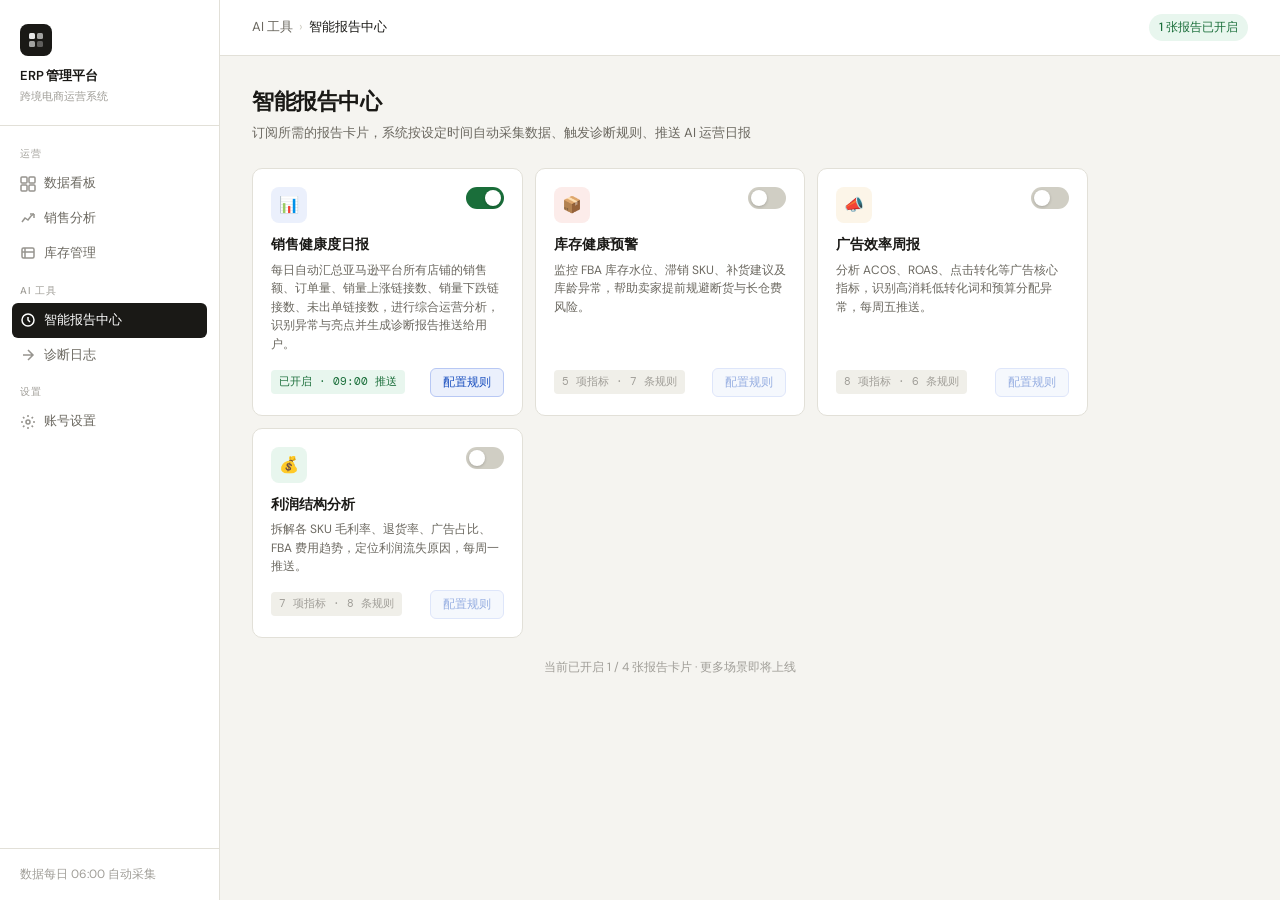
<file: ai-web/src/main/resources/static/ai-report-engine.html>
<!DOCTYPE html>
<html lang="zh-CN">
<head>
<meta charset="UTF-8">
<meta name="viewport" content="width=device-width, initial-scale=1.0">
<title>AI 智能报告中心</title>
<link href="https://fonts.googleapis.com/css2?family=DM+Sans:wght@300;400;500;600&family=DM+Mono:wght@400;500&display=swap" rel="stylesheet">
<style>
  :root {
    --bg: #F5F4F0;
    --surface: #FFFFFF;
    --surface2: #F0EFE9;
    --border: #E2E0D8;
    --border2: #D0CEC4;
    --text: #1A1916;
    --text2: #6B6860;
    --text3: #A09E98;
    --blue: #1A4FBF;
    --blue-light: #EBF0FC;
    --blue-mid: #B8C8F4;
    --red: #BF2D1A;
    --red-light: #FCECEA;
    --red-mid: #F4B8B0;
    --amber: #9E6010;
    --amber-light: #FCF5E8;
    --amber-mid: #F4D8A0;
    --green: #1A6E3A;
    --green-light: #E8F6EE;
    --green-mid: #A8DFC0;
    --radius: 10px;
    --radius-sm: 6px;
  }

  * { box-sizing: border-box; margin: 0; padding: 0; }

  body {
    font-family: 'DM Sans', sans-serif;
    background: var(--bg);
    color: var(--text);
    min-height: 100vh;
    font-size: 14px;
    line-height: 1.6;
  }

  /* ─── Layout ─── */
  .shell {
    display: grid;
    grid-template-columns: 220px 1fr;
    min-height: 100vh;
  }

  /* ─── Sidebar ─── */
  .sidebar {
    background: var(--surface);
    border-right: 1px solid var(--border);
    padding: 0;
    display: flex;
    flex-direction: column;
  }
  .sidebar-logo {
    padding: 24px 20px 20px;
    border-bottom: 1px solid var(--border);
    margin-bottom: 12px;
  }
  .logo-mark {
    width: 32px; height: 32px;
    background: var(--text);
    border-radius: 8px;
    display: flex; align-items: center; justify-content: center;
    margin-bottom: 10px;
  }
  .logo-mark svg { width: 16px; height: 16px; }
  .logo-name { font-size: 13px; font-weight: 600; color: var(--text); letter-spacing: -0.01em; }
  .logo-sub { font-size: 11px; color: var(--text3); margin-top: 1px; }

  .nav-section { padding: 0 12px; margin-bottom: 4px; }
  .nav-label { font-size: 10px; font-weight: 500; color: var(--text3); letter-spacing: 0.08em; text-transform: uppercase; padding: 8px 8px 4px; }
  .nav-item {
    display: flex; align-items: center; gap: 8px;
    padding: 7px 8px; border-radius: var(--radius-sm);
    font-size: 13px; color: var(--text2);
    cursor: pointer; transition: all 0.12s;
  }
  .nav-item:hover { background: var(--surface2); color: var(--text); }
  .nav-item.active { background: var(--text); color: white; }
  .nav-item .nav-icon { width: 16px; height: 16px; opacity: 0.7; flex-shrink: 0; }
  .nav-item.active .nav-icon { opacity: 1; }

  .sidebar-bottom {
    margin-top: auto;
    padding: 16px 20px;
    border-top: 1px solid var(--border);
    font-size: 12px;
    color: var(--text3);
  }

  /* ─── Main ─── */
  .main {
    overflow-y: auto;
    background: var(--bg);
  }

  .topbar {
    background: var(--surface);
    border-bottom: 1px solid var(--border);
    padding: 14px 32px;
    display: flex;
    align-items: center;
    justify-content: space-between;
    position: sticky; top: 0; z-index: 10;
  }
  .breadcrumb {
    display: flex; align-items: center; gap: 6px;
    font-size: 13px; color: var(--text2);
  }
  .breadcrumb .sep { color: var(--border2); }
  .breadcrumb .cur { color: var(--text); font-weight: 500; }
  .topbar-right { display: flex; align-items: center; gap: 10px; }
  .topbar-badge {
    font-size: 12px; padding: 4px 10px;
    background: var(--green-light); color: var(--green);
    border-radius: 20px; font-weight: 500;
  }

  .content { padding: 28px 32px; max-width: 900px; }

  /* ─── Page Header ─── */
  .page-header { margin-bottom: 24px; }
  .page-title { font-size: 22px; font-weight: 600; color: var(--text); letter-spacing: -0.02em; }
  .page-desc { font-size: 13px; color: var(--text2); margin-top: 4px; }

  /* ─── Cards Grid ─── */
  .cards-grid {
    display: grid;
    grid-template-columns: repeat(auto-fill, minmax(260px, 1fr));
    gap: 12px;
    margin-bottom: 12px;
  }

  .report-card {
    background: var(--surface);
    border: 1px solid var(--border);
    border-radius: var(--radius);
    padding: 18px;
    cursor: default;
    transition: border-color 0.15s, box-shadow 0.15s;
    display: flex; flex-direction: column;
  }
  .report-card:hover { border-color: var(--border2); box-shadow: 0 2px 8px rgba(0,0,0,0.06); }

  .rc-top {
    display: flex; justify-content: space-between; align-items: flex-start;
    margin-bottom: 10px;
  }
  .rc-icon {
    width: 36px; height: 36px; border-radius: 8px;
    display: flex; align-items: center; justify-content: center;
    font-size: 16px; flex-shrink: 0;
  }
  .rc-icon.blue { background: var(--blue-light); }
  .rc-icon.red { background: var(--red-light); }
  .rc-icon.amber { background: var(--amber-light); }
  .rc-icon.green { background: var(--green-light); }

  /* Toggle */
  .toggle-wrap { display: flex; align-items: center; gap: 6px; }
  .toggle {
    width: 38px; height: 22px; border-radius: 11px;
    border: none; cursor: pointer; position: relative;
    transition: background 0.2s; flex-shrink: 0;
  }
  .toggle.on { background: #1A6E3A; }
  .toggle.off { background: var(--border2); }
  .toggle::after {
    content: ''; position: absolute; top: 3px;
    width: 16px; height: 16px; border-radius: 50%; background: white;
    transition: left 0.2s; box-shadow: 0 1px 3px rgba(0,0,0,0.2);
  }
  .toggle.on::after { left: 19px; }
  .toggle.off::after { left: 3px; }

  .rc-name { font-size: 14px; font-weight: 600; color: var(--text); margin-bottom: 5px; }
  .rc-desc { font-size: 12px; color: var(--text2); line-height: 1.55; margin-bottom: 14px; flex: 1; }
  .rc-footer { display: flex; justify-content: space-between; align-items: center; }
  .rc-meta {
    font-size: 11px; color: var(--text3);
    background: var(--surface2); padding: 3px 8px; border-radius: 4px;
    font-family: 'DM Mono', monospace;
  }
  .rc-meta.active-meta { background: var(--green-light); color: var(--green); }

  .btn-config {
    font-size: 12px; font-weight: 500;
    color: var(--blue); border: 1px solid var(--blue-mid);
    background: var(--blue-light); padding: 5px 12px;
    border-radius: var(--radius-sm); cursor: pointer;
    transition: all 0.12s;
  }
  .btn-config:hover { background: var(--blue-mid); }

  /* ─── Detail Page ─── */
  .detail-page { display: none; }
  .detail-page.active { display: block; }
  .list-page.hidden { display: none; }

  .back-btn {
    display: inline-flex; align-items: center; gap: 6px;
    font-size: 13px; color: var(--text2);
    background: transparent; border: none; cursor: pointer;
    padding: 0; margin-bottom: 20px;
    transition: color 0.12s;
  }
  .back-btn:hover { color: var(--text); }

  .detail-header {
    display: flex; align-items: flex-start; justify-content: space-between;
    margin-bottom: 24px;
    padding-bottom: 20px;
    border-bottom: 1px solid var(--border);
  }
  .detail-title { font-size: 20px; font-weight: 600; letter-spacing: -0.02em; }
  .detail-sub { font-size: 13px; color: var(--text2); margin-top: 3px; }
  .status-pill {
    font-size: 12px; padding: 4px 10px; border-radius: 20px; font-weight: 500;
  }
  .status-on { background: var(--green-light); color: var(--green); }

  /* ─── Section Label ─── */
  .sec-label {
    font-size: 10px; font-weight: 600; color: var(--text3);
    letter-spacing: 0.1em; text-transform: uppercase;
    margin: 24px 0 10px;
  }

  /* ─── Rule Groups ─── */
  .rule-group { margin-bottom: 14px; border-radius: var(--radius); overflow: hidden; border: 1px solid var(--border); }

  .rg-header {
    display: flex; align-items: center; gap: 10px;
    padding: 11px 16px;
    font-size: 13px; font-weight: 600;
  }
  .rg-header.red { background: var(--red-light); color: var(--red); border-bottom: 1px solid var(--red-mid); }
  .rg-header.amber { background: var(--amber-light); color: var(--amber); border-bottom: 1px solid var(--amber-mid); }
  .rg-header.green { background: var(--green-light); color: var(--green); border-bottom: 1px solid var(--green-mid); }

  .rg-dot { width: 8px; height: 8px; border-radius: 50%; flex-shrink: 0; }
  .rg-dot.red { background: var(--red); }
  .rg-dot.amber { background: var(--amber); }
  .rg-dot.green { background: var(--green); }
  .rg-badge {
    margin-left: auto; font-size: 11px; font-weight: 500;
    opacity: 0.7; font-family: 'DM Mono', monospace;
  }

  .rule-row {
    display: grid;
    grid-template-columns: 170px 1fr auto;
    gap: 16px; align-items: center;
    padding: 12px 16px;
    background: var(--surface);
    border-bottom: 1px solid var(--border);
  }
  .rule-row:last-child { border-bottom: none; }
  .rule-row:nth-child(even) { background: var(--surface2); }

  .rr-name { font-size: 13px; font-weight: 500; color: var(--text); }
  .rr-id { font-size: 11px; color: var(--text3); font-family: 'DM Mono', monospace; margin-bottom: 2px; }
  .rr-cond { font-size: 12px; color: var(--text2); line-height: 1.45; }
  .rr-note { font-size: 11px; color: var(--text3); margin-top: 2px; font-style: italic; }

  .rr-ctrl { display: flex; flex-direction: column; align-items: flex-end; gap: 4px; }
  .ctrl-row { display: flex; align-items: center; gap: 5px; }
  .ctrl-label { font-size: 11px; color: var(--text3); }
  .ctrl-input {
    width: 56px; height: 30px; font-size: 13px; font-family: 'DM Mono', monospace;
    text-align: center; font-weight: 500;
    border: 1px solid var(--border2);
    border-radius: var(--radius-sm);
    background: var(--surface);
    color: var(--text);
    transition: border-color 0.12s;
    padding: 0 6px;
  }
  .ctrl-input:focus { outline: none; border-color: var(--blue-mid); }
  .ctrl-unit { font-size: 12px; color: var(--text2); min-width: 16px; }
  .ctrl-default { font-size: 11px; color: var(--text3); font-family: 'DM Mono', monospace; }
  .ctrl-auto { font-size: 12px; color: var(--text3); font-style: italic; }

  /* ─── Push Section ─── */
  .push-box {
    background: var(--surface);
    border: 1px solid var(--border);
    border-radius: var(--radius);
    padding: 18px 20px;
  }
  .push-row { display: flex; align-items: center; gap: 16px; margin-bottom: 14px; }
  .push-row:last-child { margin-bottom: 0; }
  .push-label { font-size: 13px; color: var(--text2); min-width: 72px; font-weight: 500; }

  .opts { display: flex; gap: 6px; flex-wrap: wrap; }
  .opt {
    font-size: 12px; font-weight: 500;
    padding: 5px 14px; border-radius: var(--radius-sm);
    border: 1px solid var(--border2);
    cursor: pointer; background: var(--surface);
    color: var(--text2); transition: all 0.12s;
    font-family: 'DM Mono', monospace;
  }
  .opt:hover { border-color: var(--text3); color: var(--text); }
  .opt.sel-time { background: var(--text); color: white; border-color: var(--text); }
  .opt.sel-ch { background: var(--green-light); color: var(--green); border-color: var(--green-mid); }

  .push-hint {
    margin-top: 12px; padding-top: 12px;
    border-top: 1px solid var(--border);
    font-size: 12px; color: var(--text3); line-height: 1.5;
  }

  /* ─── Save Bar ─── */
  .save-bar {
    display: flex; justify-content: flex-end; gap: 8px;
    margin-top: 24px; padding-top: 20px;
    border-top: 1px solid var(--border);
  }
  .btn-cancel {
    font-size: 13px; font-weight: 500;
    padding: 8px 18px; border-radius: var(--radius-sm);
    border: 1px solid var(--border2);
    background: transparent; color: var(--text2);
    cursor: pointer; transition: all 0.12s;
  }
  .btn-cancel:hover { border-color: var(--text3); color: var(--text); }
  .btn-save {
    font-size: 13px; font-weight: 600;
    padding: 8px 22px; border-radius: var(--radius-sm);
    border: none; background: var(--text); color: white;
    cursor: pointer; transition: opacity 0.12s;
  }
  .btn-save:hover { opacity: 0.85; }
  .btn-reset {
    font-size: 13px; font-weight: 500;
    padding: 8px 14px; border-radius: var(--radius-sm);
    border: 1px solid var(--border2);
    background: transparent; color: var(--text3);
    cursor: pointer; margin-right: auto;
    transition: all 0.12s;
  }
  .btn-reset:hover { color: var(--red); border-color: var(--red-mid); }

  /* ─── Toast ─── */
  .toast {
    position: fixed; bottom: 24px; right: 24px;
    background: var(--text); color: white;
    font-size: 13px; font-weight: 500;
    padding: 10px 18px; border-radius: var(--radius);
    opacity: 0; transform: translateY(8px);
    transition: all 0.2s; pointer-events: none; z-index: 999;
  }
  .toast.show { opacity: 1; transform: translateY(0); }

  /* ─── Footer count ─── */
  .grid-footer { font-size: 12px; color: var(--text3); text-align: center; padding: 8px 0 2px; }

  /* ─── Responsive ─── */
  @media (max-width: 640px) {
    .shell { grid-template-columns: 1fr; }
    .sidebar { display: none; }
    .content { padding: 20px 16px; }
    .rule-row { grid-template-columns: 1fr; gap: 8px; }
    .rr-ctrl { align-items: flex-start; }
  }
</style>
</head>
<body>

<div class="shell">

  <!-- Sidebar -->
  <aside class="sidebar">
    <div class="sidebar-logo">
      <div class="logo-mark">
        <svg viewBox="0 0 16 16" fill="none">
          <rect x="1" y="1" width="6" height="6" rx="1.5" fill="white" opacity="0.9"/>
          <rect x="9" y="1" width="6" height="6" rx="1.5" fill="white" opacity="0.6"/>
          <rect x="1" y="9" width="6" height="6" rx="1.5" fill="white" opacity="0.6"/>
          <rect x="9" y="9" width="6" height="6" rx="1.5" fill="white" opacity="0.3"/>
        </svg>
      </div>
      <div class="logo-name">ERP 管理平台</div>
      <div class="logo-sub">跨境电商运营系统</div>
    </div>

    <div class="nav-section">
      <div class="nav-label">运营</div>
      <div class="nav-item">
        <svg class="nav-icon" viewBox="0 0 16 16" fill="none" stroke="currentColor" stroke-width="1.5"><rect x="1" y="1" width="6" height="6" rx="1"/><rect x="9" y="1" width="6" height="6" rx="1"/><rect x="1" y="9" width="6" height="6" rx="1"/><rect x="9" y="9" width="6" height="6" rx="1"/></svg>
        数据看板
      </div>
      <div class="nav-item">
        <svg class="nav-icon" viewBox="0 0 16 16" fill="none" stroke="currentColor" stroke-width="1.5"><polyline points="2,11 5,7 8,9 11,5 14,3"/><line x1="14" y1="3" x2="14" y2="7"/><line x1="14" y1="3" x2="10" y2="3"/></svg>
        销售分析
      </div>
      <div class="nav-item">
        <svg class="nav-icon" viewBox="0 0 16 16" fill="none" stroke="currentColor" stroke-width="1.5"><rect x="2" y="3" width="12" height="10" rx="1.5"/><line x1="5" y1="3" x2="5" y2="13"/><line x1="2" y1="7" x2="14" y2="7"/></svg>
        库存管理
      </div>
    </div>

    <div class="nav-section">
      <div class="nav-label">AI 工具</div>
      <div class="nav-item active">
        <svg class="nav-icon" viewBox="0 0 16 16" fill="none" stroke="currentColor" stroke-width="1.5"><circle cx="8" cy="8" r="6"/><path d="M8 5v3l2 2"/></svg>
        智能报告中心
      </div>
      <div class="nav-item">
        <svg class="nav-icon" viewBox="0 0 16 16" fill="none" stroke="currentColor" stroke-width="1.5"><path d="M3 8h10M8 3l5 5-5 5"/></svg>
        诊断日志
      </div>
    </div>

    <div class="nav-section">
      <div class="nav-label">设置</div>
      <div class="nav-item">
        <svg class="nav-icon" viewBox="0 0 16 16" fill="none" stroke="currentColor" stroke-width="1.5"><circle cx="8" cy="8" r="2"/><path d="M8 1v2M8 13v2M1 8h2M13 8h2M3 3l1.4 1.4M11.6 11.6L13 13M3 13l1.4-1.4M11.6 4.4L13 3"/></svg>
        账号设置
      </div>
    </div>

    <div class="sidebar-bottom">数据每日 06:00 自动采集</div>
  </aside>

  <!-- Main -->
  <main class="main">

    <!-- Topbar -->
    <div class="topbar">
      <div class="breadcrumb">
        <span>AI 工具</span>
        <span class="sep">›</span>
        <span class="cur" id="breadCur">智能报告中心</span>
      </div>
      <div class="topbar-right">
        <span class="topbar-badge" id="topBadge">1 张报告已开启</span>
      </div>
    </div>

    <div class="content">

      <!-- ═══ LIST PAGE ═══ -->
      <div id="listPage" class="list-page">
        <div class="page-header">
          <div class="page-title">智能报告中心</div>
          <div class="page-desc">订阅所需的报告卡片，系统按设定时间自动采集数据、触发诊断规则、推送 AI 运营日报</div>
        </div>

        <div class="cards-grid">
          <!-- Card 1: active -->
          <div class="report-card">
            <div class="rc-top">
              <div class="rc-icon blue">📊</div>
              <div class="toggle-wrap">
                <button class="toggle on" onclick="toggleCard(this, 0)"></button>
              </div>
            </div>
            <div class="rc-name">销售健康度日报</div>
            <div class="rc-desc">每日自动汇总亚马逊平台所有店铺的销售额、订单量、销量上涨链接数、销量下跌链接数、未出单链接数，进行综合运营分析，识别异常与亮点并生成诊断报告推送给用户。</div>
            <div class="rc-footer">
              <span class="rc-meta active-meta" id="meta0">已开启 · 09:00 推送</span>
              <button class="btn-config" onclick="showDetail()">配置规则</button>
            </div>
          </div>

          <!-- Card 2 -->
          <div class="report-card">
            <div class="rc-top">
              <div class="rc-icon red">📦</div>
              <div class="toggle-wrap">
                <button class="toggle off" onclick="toggleCard(this, 1)"></button>
              </div>
            </div>
            <div class="rc-name">库存健康预警</div>
            <div class="rc-desc">监控 FBA 库存水位、滞销 SKU、补货建议及库龄异常，帮助卖家提前规避断货与长仓费风险。</div>
            <div class="rc-footer">
              <span class="rc-meta" id="meta1">5 项指标 · 7 条规则</span>
              <button class="btn-config" style="opacity:0.45;cursor:not-allowed">配置规则</button>
            </div>
          </div>

          <!-- Card 3 -->
          <div class="report-card">
            <div class="rc-top">
              <div class="rc-icon amber">📣</div>
              <div class="toggle-wrap">
                <button class="toggle off" onclick="toggleCard(this, 2)"></button>
              </div>
            </div>
            <div class="rc-name">广告效率周报</div>
            <div class="rc-desc">分析 ACOS、ROAS、点击转化等广告核心指标，识别高消耗低转化词和预算分配异常，每周五推送。</div>
            <div class="rc-footer">
              <span class="rc-meta" id="meta2">8 项指标 · 6 条规则</span>
              <button class="btn-config" style="opacity:0.45;cursor:not-allowed">配置规则</button>
            </div>
          </div>

          <!-- Card 4 -->
          <div class="report-card">
            <div class="rc-top">
              <div class="rc-icon green">💰</div>
              <div class="toggle-wrap">
                <button class="toggle off" onclick="toggleCard(this, 3)"></button>
              </div>
            </div>
            <div class="rc-name">利润结构分析</div>
            <div class="rc-desc">拆解各 SKU 毛利率、退货率、广告占比、FBA 费用趋势，定位利润流失原因，每周一推送。</div>
            <div class="rc-footer">
              <span class="rc-meta" id="meta3">7 项指标 · 8 条规则</span>
              <button class="btn-config" style="opacity:0.45;cursor:not-allowed">配置规则</button>
            </div>
          </div>
        </div>

        <div class="grid-footer" id="gridFooter">当前已开启 1 / 4 张报告卡片 · 更多场景即将上线</div>
      </div>

      <!-- ═══ DETAIL PAGE ═══ -->
      <div id="detailPage" class="detail-page">
        <button class="back-btn" onclick="showList()">
          <svg width="14" height="14" viewBox="0 0 14 14" fill="none" stroke="currentColor" stroke-width="1.8"><polyline points="9,2 4,7 9,12"/></svg>
          返回报告中心
        </button>

        <div class="detail-header">
          <div>
            <div class="detail-title">销售健康度日报</div>
            <div class="detail-sub">亚马逊全店铺 · 当天数据 · 5 项指标 · 8 条诊断规则 · 每日自动推送</div>
          </div>
          <span class="status-pill status-on">已开启</span>
        </div>

        <div class="sec-label">诊断规则配置</div>

        <!-- Red -->
        <div class="rule-group">
          <div class="rg-header red">
            <div class="rg-dot red"></div>
            红色预警 — 需立即关注
            <span class="rg-badge">3 条规则</span>
          </div>

          <div class="rule-row">
            <div>
              <div class="rr-id">R1</div>
              <div class="rr-name">销售额大幅下滑</div>
              <div class="rr-note">最高优先级</div>
            </div>
            <div class="rr-cond">当天销售额相较昨日下降幅度达到阈值 → 推送「销售额大幅下滑预警」</div>
            <div class="rr-ctrl">
              <div class="ctrl-row">
                <span class="ctrl-label">下降幅度 ≥</span>
                <input class="ctrl-input" type="number" value="20" min="1" max="99" id="r1">
                <span class="ctrl-unit">%</span>
              </div>
              <span class="ctrl-default">默认 20%</span>
            </div>
          </div>

          <div class="rule-row">
            <div>
              <div class="rr-id">R2</div>
              <div class="rr-name">大量链接下跌</div>
              <div class="rr-note">最高优先级</div>
            </div>
            <div class="rr-cond">当天下跌链接数占当天总链接数的比例达到阈值 → 推送「大量链接下跌预警」</div>
            <div class="rr-ctrl">
              <div class="ctrl-row">
                <span class="ctrl-label">下跌占比 ≥</span>
                <input class="ctrl-input" type="number" value="30" min="1" max="99" id="r2">
                <span class="ctrl-unit">%</span>
              </div>
              <span class="ctrl-default">默认 30%</span>
            </div>
          </div>

          <div class="rule-row">
            <div>
              <div class="rr-id">R3</div>
              <div class="rr-name">大量链接未出单</div>
              <div class="rr-note">最高优先级</div>
            </div>
            <div class="rr-cond">当天未出单链接数占总链接数的比例达到阈值 → 推送「大量链接未出单预警」</div>
            <div class="rr-ctrl">
              <div class="ctrl-row">
                <span class="ctrl-label">未出单占比 ≥</span>
                <input class="ctrl-input" type="number" value="30" min="1" max="99" id="r3">
                <span class="ctrl-unit">%</span>
              </div>
              <span class="ctrl-default">默认 30%</span>
            </div>
          </div>
        </div>

        <!-- Amber -->
        <div class="rule-group">
          <div class="rg-header amber">
            <div class="rg-dot amber"></div>
            黄色关注 — 值得注意
            <span class="rg-badge">3 条规则</span>
          </div>

          <div class="rule-row">
            <div>
              <div class="rr-id">Y1</div>
              <div class="rr-name">销售额小幅下滑</div>
              <div class="rr-note">与 R1 互斥，命中较高级别</div>
            </div>
            <div class="rr-cond">当天销售额下降幅度达到黄色阈值，但未达到红色阈值 → 推送「销售额小幅下滑关注」</div>
            <div class="rr-ctrl">
              <div class="ctrl-row">
                <span class="ctrl-label">下降幅度 ≥</span>
                <input class="ctrl-input" type="number" value="10" min="1" max="99" id="y1">
                <span class="ctrl-unit">%</span>
              </div>
              <span class="ctrl-default">默认 10%</span>
            </div>
          </div>

          <div class="rule-row">
            <div>
              <div class="rr-id">Y2</div>
              <div class="rr-name">部分链接下跌</div>
              <div class="rr-note">与 R2 互斥，命中较高级别</div>
            </div>
            <div class="rr-cond">当天下跌链接数占当天总链接数的比例未达到红色阈值 → 推送「部分链接下跌提示」</div>
            <div class="rr-ctrl">
              <span class="ctrl-auto">自动联动 R2 阈值</span>
              <span class="ctrl-default">无需单独设置</span>
            </div>
          </div>

          <div class="rule-row">
            <div>
              <div class="rr-id">Y3</div>
              <div class="rr-name">部分链接未出单</div>
              <div class="rr-note">与 R3 互斥，命中较高级别</div>
            </div>
            <div class="rr-cond">当天未出单链接数占总链接数的比例未达到红色阈值 → 推送「部分链接未出单提示」</div>
            <div class="rr-ctrl">
              <span class="ctrl-auto">自动联动 R3 阈值</span>
              <span class="ctrl-default">无需单独设置</span>
            </div>
          </div>
        </div>

        <!-- Green -->
        <div class="rule-group">
          <div class="rg-header green">
            <div class="rg-dot green"></div>
            绿色亮点 — 正向反馈
            <span class="rg-badge">2 条规则</span>
          </div>

          <div class="rule-row">
            <div>
              <div class="rr-id">G1</div>
              <div class="rr-name">销售额稳步增长</div>
              <div class="rr-note">正向触发</div>
            </div>
            <div class="rr-cond">当天销售额相较昨日增长幅度达到阈值 → 推送「销售额稳步增长」</div>
            <div class="rr-ctrl">
              <div class="ctrl-row">
                <span class="ctrl-label">增长幅度 ≥</span>
                <input class="ctrl-input" type="number" value="10" min="1" max="99" id="g1">
                <span class="ctrl-unit">%</span>
              </div>
              <span class="ctrl-default">默认 10%</span>
            </div>
          </div>

          <div class="rule-row">
            <div>
              <div class="rr-id">G2</div>
              <div class="rr-name">上涨链接占比亮眼</div>
              <div class="rr-note">正向触发</div>
            </div>
            <div class="rr-cond">当天上涨链接数占当天总链接数比例达到阈值 → 推送「上涨链接占比亮眼」</div>
            <div class="rr-ctrl">
              <div class="ctrl-row">
                <span class="ctrl-label">上涨占比 ≥</span>
                <input class="ctrl-input" type="number" value="40" min="1" max="99" id="g2">
                <span class="ctrl-unit">%</span>
              </div>
              <span class="ctrl-default">默认 40%</span>
            </div>
          </div>
        </div>

        <!-- Push Settings -->
        <div class="sec-label">推送设置</div>
        <div class="push-box">
          <div class="push-row">
            <span class="push-label">推送时间</span>
            <div class="opts" id="timeOpts">
              <div class="opt" onclick="selTime(this)">08:00</div>
              <div class="opt sel-time" onclick="selTime(this)">09:00</div>
              <div class="opt" onclick="selTime(this)">10:00</div>
            </div>
          </div>
          <div class="push-row">
            <span class="push-label">推送渠道</span>
            <div class="opts" id="chOpts">
              <div class="opt sel-ch" onclick="toggleCh(this)">钉钉</div>
              <div class="opt" onclick="toggleCh(this)">飞书</div>
              <div class="opt" onclick="toggleCh(this)">系统通知</div>
            </div>
          </div>
          <div class="push-hint">
            数据采集时间 06:00 由系统统一调度，不支持自定义。<br>
            报告将在采集完成后（约 06:15）生成，并在选定时间准时推送。
          </div>
        </div>

        <div class="save-bar">
          <button class="btn-reset" onclick="resetDefaults()">恢复默认值</button>
          <button class="btn-cancel" onclick="showList()">取消</button>
          <button class="btn-save" onclick="handleSave()">保存配置</button>
        </div>
      </div>

    </div>
  </main>
</div>

<!-- Toast -->
<div class="toast" id="toast"></div>

<script>
  let onCount = 1;

  function showDetail() {
    document.getElementById('listPage').classList.add('hidden');
    document.getElementById('detailPage').classList.add('active');
    document.getElementById('breadCur').textContent = '销售健康度日报 · 规则配置';
  }

  function showList() {
    document.getElementById('listPage').classList.remove('hidden');
    document.getElementById('detailPage').classList.remove('active');
    document.getElementById('breadCur').textContent = '智能报告中心';
  }

  function toggleCard(btn, idx) {
    const isOn = btn.classList.contains('on');
    btn.classList.toggle('on');
    btn.classList.toggle('off');
    onCount += isOn ? -1 : 1;
    const meta = document.getElementById('meta' + idx);
    if (idx === 0) {
      if (!isOn) {
        meta.className = 'rc-meta active-meta';
        meta.textContent = '已开启 · 09:00 推送';
      } else {
        meta.className = 'rc-meta';
        meta.textContent = '5 项指标 · 8 条规则';
      }
    }
    document.getElementById('topBadge').textContent = onCount + ' 张报告已开启';
    document.getElementById('gridFooter').textContent = '当前已开启 ' + onCount + ' / 4 张报告卡片 · 更多场景即将上线';
  }

  function selTime(el) {
    document.querySelectorAll('#timeOpts .opt').forEach(e => e.classList.remove('sel-time'));
    el.classList.add('sel-time');
  }

  function toggleCh(el) {
    el.classList.toggle('sel-ch');
  }

  function resetDefaults() {
    const defaults = { r1: 20, r2: 30 };
    document.querySelectorAll('.ctrl-input').forEach(inp => {
      if (inp.id && defaults[inp.id]) inp.value = defaults[inp.id];
    });
    showToast('已恢复所有默认阈值');
  }

  function handleSave() {
    showList();
    showToast('配置已保存，将于明日 09:00 生效');
  }

  function showToast(msg) {
    const t = document.getElementById('toast');
    t.textContent = msg;
    t.classList.add('show');
    setTimeout(() => t.classList.remove('show'), 2800);
  }
</script>
</body>
</html>
</file>
